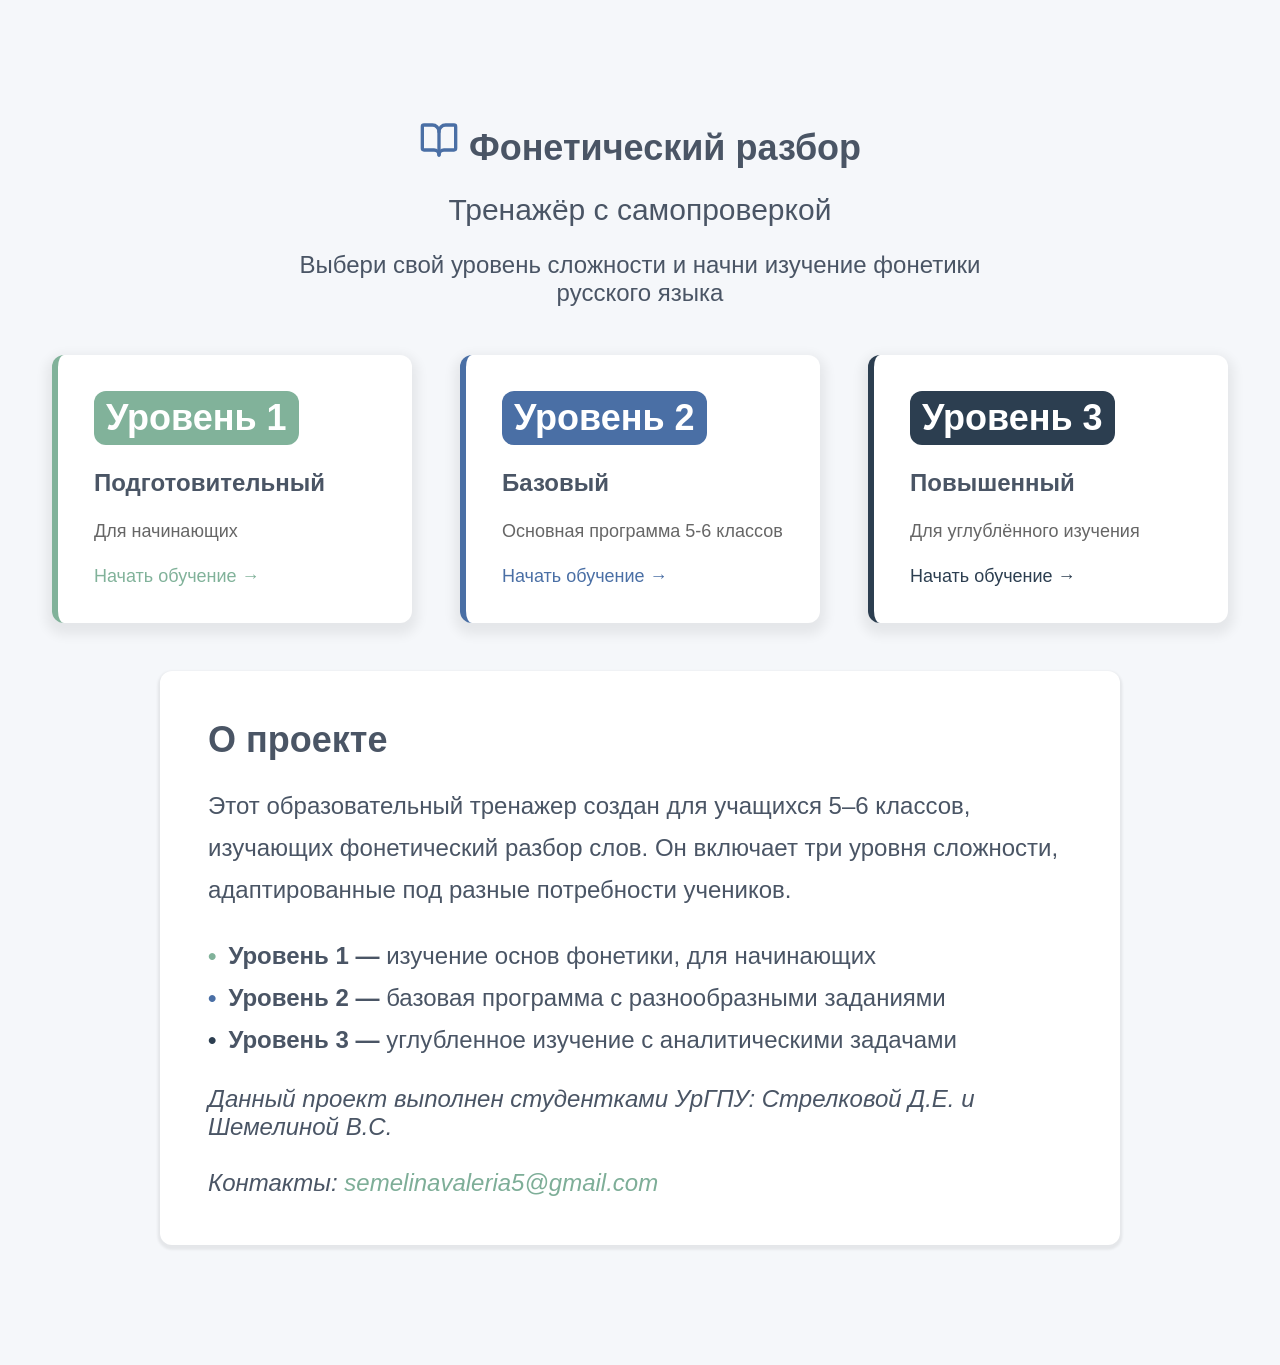
<file: index.html>
<!DOCTYPE html>
<html lang="en">
<head>
    <meta charset="UTF-8">
    <meta name="viewport" content="width=device-width, initial-scale=1.0">
    <title>Фонетический разбор</title>
    <link rel="stylesheet" href="styles/index.css">
</head>
    <body>
        <section>
            <div class="promo">
                <h1>
                    <svg xmlns="http://www.w3.org/2000/svg" width="40" height="40" viewBox="0 0 24 24" fill="none" stroke="#4a6fa5" stroke-width="2" stroke-linecap="round" stroke-linejoin="round" class="lucide lucide-book-open w-12 h-12 text-[#4A6FA5]" data-fg-ekyy4="6.12:6.4144:/src/app/components/Home.tsx:11:13:404:49:e:BookOpen::::::BP4H" data-fgid-ekyy4=":r4:"><path d="M12 7v14"></path><path d="M3 18a1 1 0 0 1-1-1V4a1 1 0 0 1 1-1h5a4 4 0 0 1 4 4 4 4 0 0 1 4-4h5a1 1 0 0 1 1 1v13a1 1 0 0 1-1 1h-6a3 3 0 0 0-3 3 3 3 0 0 0-3-3z"></path></svg>
                    Фонетический разбор
                </h1>
                <span>Тренажёр с самопроверкой</span>
                <p>Выбери свой уровень сложности и начни изучение фонетики русского языка</p>
            </div>
            <ul class="levels-cards">
                <li class="level-card" style="--color: rgb(129, 178, 154)">
                    <a href="./test-easy.html">
                        <h2>Уровень 1</h2>
                        <span>Подготовительный</span>
                        <p>Для начинающих</p>
                        <span class="level-btn">Начать обучение →</span>
                    </a>
                </li>
                <li class="level-card" style="--color: rgb(74, 111, 165)">
                    <a href="./test-normal.html">
                        <h2>Уровень 2</h2>
                        <span>Базовый</span>
                        <p>Основная программа 5-6 классов</p>
                        <span class="level-btn">Начать обучение →</span>
                    </a>
                </li>
                <li class="level-card" style="--color: rgb(44, 62, 80)">
                    <a href="./test-hard.html">
                        <h2>Уровень 3</h2>
                        <span>Повышенный</span>
                        <p>Для углублённого изучения</p>
                        <span class="level-btn">Начать обучение →</span>
                    </a>
                </li>
            </ul>
            <div class="about-project">
                <h2>О проекте</h2>
                <p>Этот образовательный тренажер создан для учащихся 5–6 классов, изучающих фонетический разбор слов. Он включает три уровня сложности, адаптированные под разные потребности учеников.</p>
                <ul>
                    <li>
                        <b style="--color: rgb(129, 178, 154)">•</b> 
                        <p><b>Уровень 1 —</b> изучение основ фонетики, для начинающих</p>
                    </li>
                    <li>
                        <b style="--color: rgb(74, 111, 165)">•</b>
                        <p><b>Уровень 2 —</b> базовая программа с разнообразными заданиями</p>
                    </li>
                    <li>
                        <b style="--color: rgb(44, 62, 80)">•</b> 
                        <p><b>Уровень 3 —</b> углубленное изучение с аналитическими задачами</p>
                    </li>
                </ul>
                <i>Данный проект выполнен студентками УрГПУ: Стрелковой Д.Е. и Шемелиной В.С. <br><br>Контакты: <a style="--color: #7eae98;" href="mailto:semelinavaleria5@gmail.com">semelinavaleria5@gmail.com</a></a></i>
            </div>
        </section>
    </body>
</html>
</file>
<file: styles/index.css>
*{
    margin: 0;
    padding: 0;
    box-sizing: border-box;
    font-family: 'Poppins', sans-serif;
    color: #4a5565;
}

html, body{
    font-size: 24px;
    background-color: #f5f7fa;
}

li{
    list-style: none;
}

a{
    color: var(--color);
    text-decoration: none;
    position: relative;
}

a::after{
    content: '';
    position: absolute;
    bottom: -4px;
    left: 0;
    height: 4px;
    width: 0;
    background-color: var(--color);
    transition: width .3s;
    border-radius: 4px;
}

a:hover::after{
    width: 100%;
}

section{
    display: flex;
    flex-direction: column;
    justify-content: center;
    align-items: center;
    margin: 5rem 0;
    gap: 2rem;
}

.promo{
    display: flex;
    flex-direction: column;
    gap: 1rem;
    text-align: center;
    max-width: 30rem;
}

.promo span{
    font-size: 1.25rem;
}

.levels-cards{
    display: flex;
    gap: 2rem;
}

.level-card{
    width: 15rem;
    background-color: white;
    border-left: .25rem solid var(--color);
    border-radius: .5rem;
    padding: 1.5rem;
    box-shadow: 0 .25rem .5rem .25rem #00000011;
    transition: .3s;
    
}

.level-card:hover{
    transform: translateY(-.5rem);
    box-shadow: 0 .25rem .5rem .25rem #00000022;
}

.level-card a{
    display: flex;
    flex-direction: column;
    align-items: start;
    gap: 1rem;
}

.level-card a::after{
    content: none;
}

.level-card h2{
    background-color: var(--color);
    padding: .25rem .5rem;
    border-radius: .5rem;
    color: white;
}

.level-card span{
    font-weight: bold;
}

.level-card p{
    font-size: .75rem;
    color: #666;
}

.level-card span.level-btn{
    font-weight: normal;
    color: var(--color);
    font-size: .75rem;
}

.about-project{
    display: flex;
    flex-direction: column;
    gap: 1rem;
    max-width: 40rem;
    text-align: center;
    background-color: white;
    padding: 2rem;
    border-radius: .5rem;
    text-align: start;
    box-shadow: 0 .1rem .1rem .1rem #00000011;
}

.about-project p{
    line-height: 1.75;
}

.about-project ul li{
    display: flex;
    align-items: center;
    gap: .5rem;
}

.about-project ul li b{
    color: var(--color);
}

.about-project ul li span{
    font-weight: bold;
}

/* ==================== МОБИЛЬНАЯ ОПТИМИЗАЦИЯ ==================== */
@media (max-width: 768px) {
    html, body {
        font-size: 18px;
    }
    
    section {
        margin: 3rem 0;
        gap: 1.5rem;
    }
    
    .promo {
        max-width: 100%;
        padding: 0 1rem;
        gap: 0.75rem;
    }
    
    .promo span {
        font-size: 1rem;
    }
    
    .levels-cards {
        flex-wrap: wrap;
        gap: 1.5rem;
        padding: 0 1rem;
        justify-content: center;
    }
    
    .level-card {
        width: 100%;
        max-width: 15rem;
    }
    
    .about-project {
        max-width: 100%;
        padding: 1.5rem;
        margin: 0 1rem;
    }
    
    .about-project p {
        line-height: 1.6;
        font-size: 0.95rem;
    }
    
    .about-project ul li {
        font-size: 0.9rem;
        gap: 0.3rem;
    }
}

/* ==================== ОЧЕНЬ МАЛЕНЬКИЕ ЭКРАНЫ (телефоны) ==================== */
@media (max-width: 480px) {
    html, body {
        font-size: 16px;
    }
    
    section {
        margin: 2rem 0;
        gap: 1rem;
    }
    
    .promo {
        max-width: 100%;
        padding: 0 0.75rem;
        gap: 0.5rem;
    }
    
    .promo span {
        font-size: 0.9rem;
    }
    
    .levels-cards {
        flex-direction: column;
        gap: 1rem;
        padding: 0 0.75rem;
    }
    
    .level-card {
        width: 100%;
        min-width: 100%;
        padding: 1rem;
    }
    
    .level-card h2 {
        font-size: 0.9rem;
        padding: 0.2rem 0.4rem;
    }
    
    .level-card span {
        font-size: 0.9rem;
    }
    
    .level-card p {
        font-size: 0.7rem;
    }
    
    .level-card span.level-btn {
        font-size: 0.65rem;
    }
    
    .about-project {
        max-width: 100%;
        padding: 1rem;
        margin: 0 0.5rem;
    }
    
    .about-project p {
        line-height: 1.5;
        font-size: 0.85rem;
    }
    
    .about-project ul li {
        font-size: 0.8rem;
        gap: 0.25rem;
    }
}
</file>
